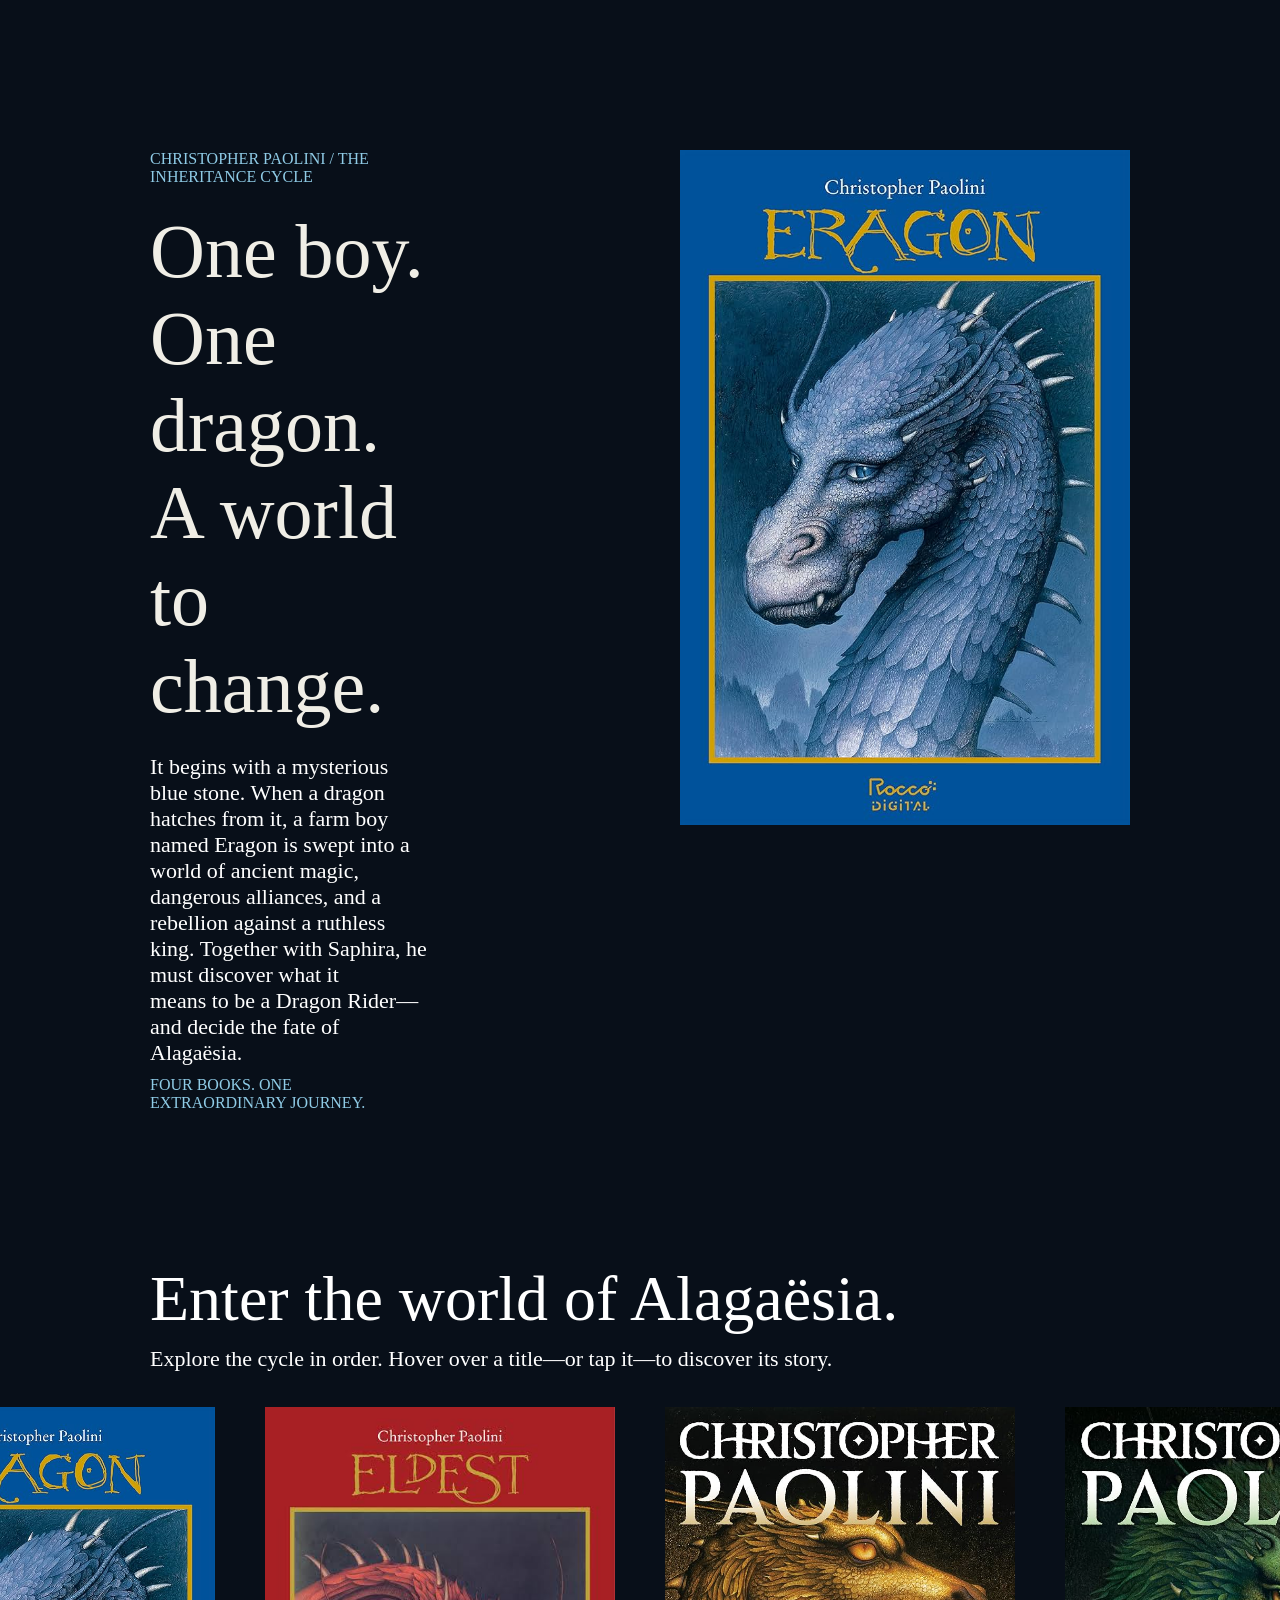
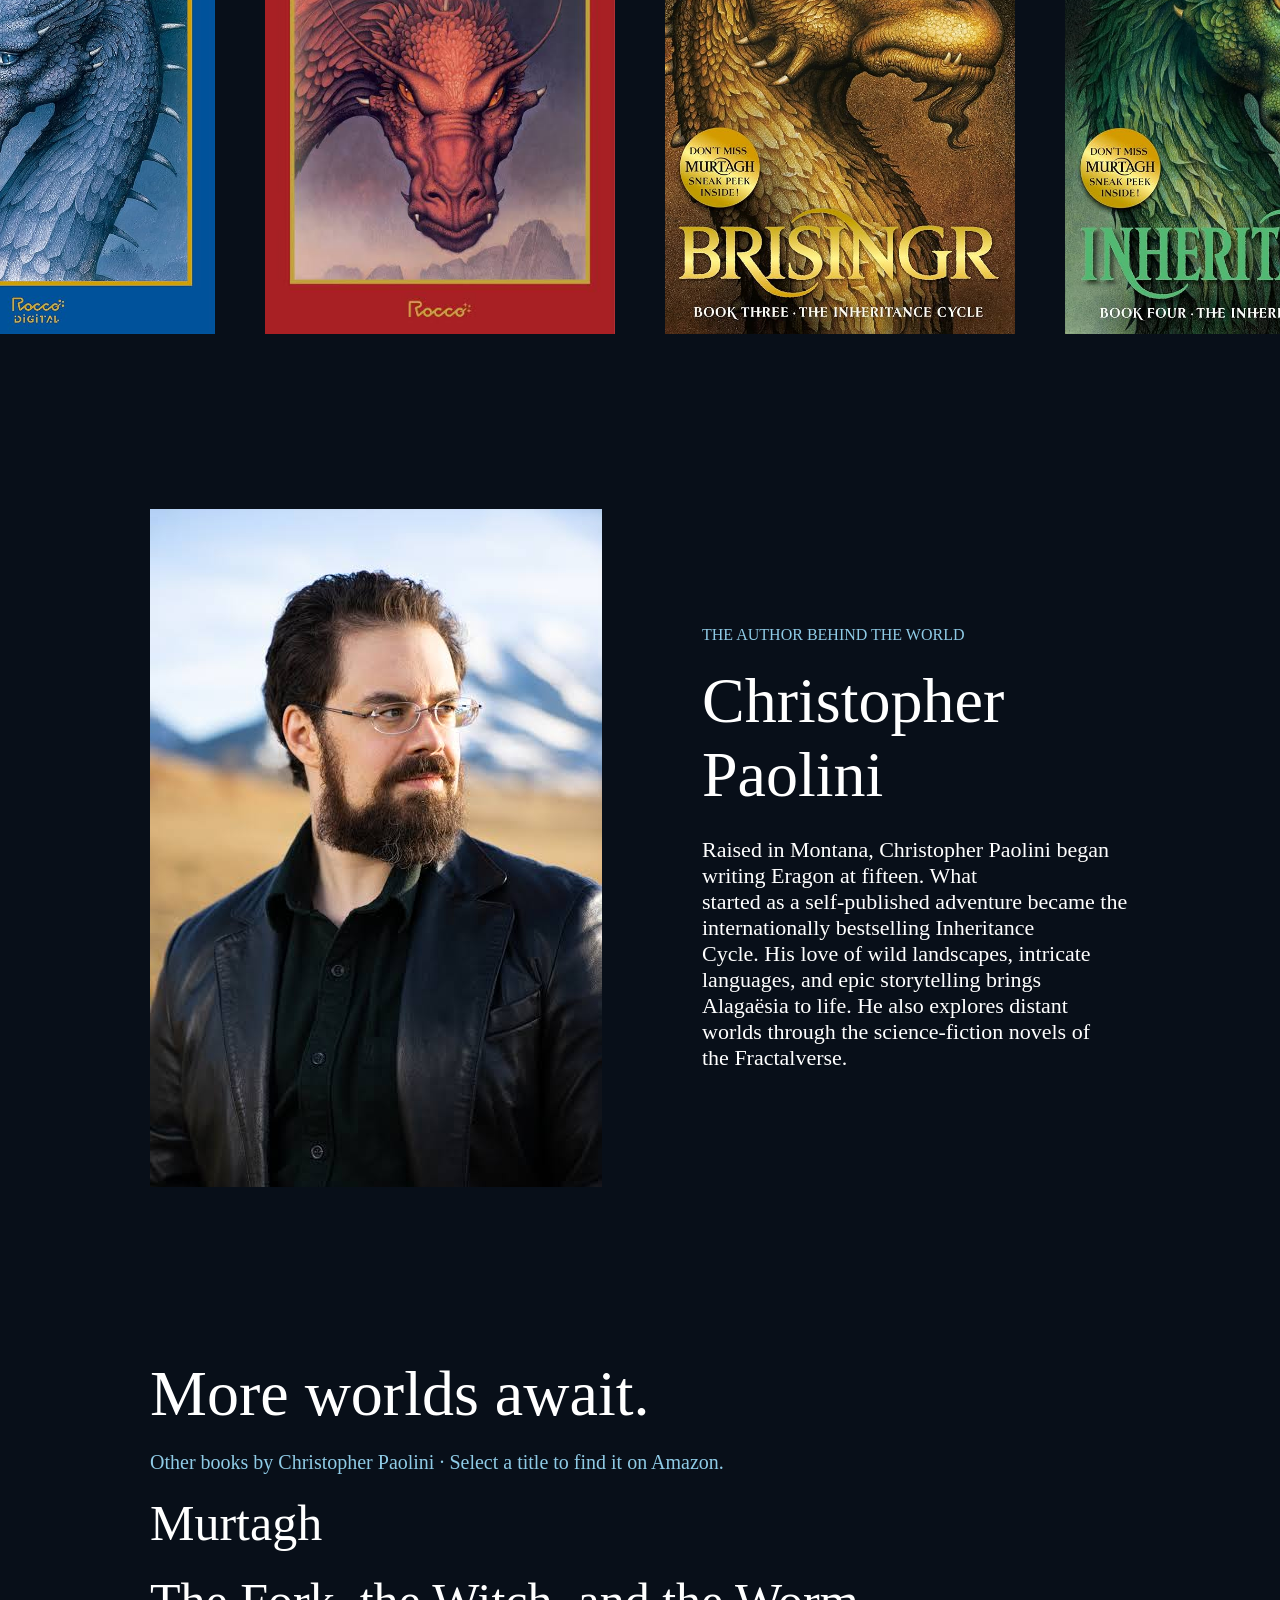
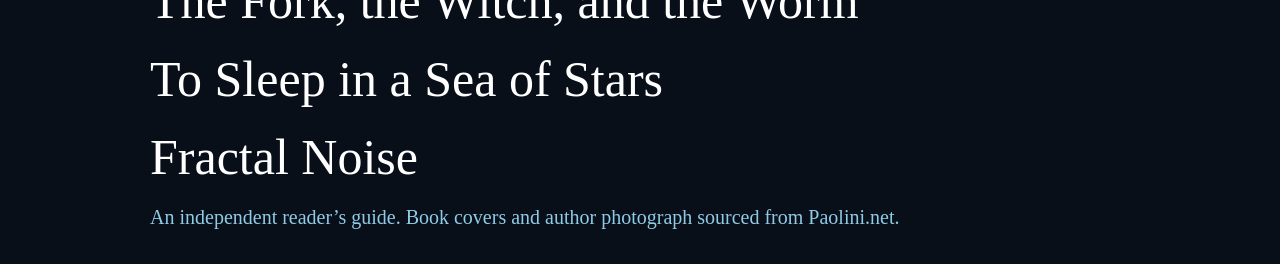
<file: landingPageEragon/index.html>
<!DOCTYPE html>
<html lang="pt-br">
<head>
    <meta charset="UTF-8">
    <meta name="viewport" content="width=device-width, initial-scale=1.0">
    <title>Eragon Books</title>
    <link rel="stylesheet" href="style.css">
    <link rel="preconnect" href="https://fonts.googleapis.com">
    <link rel="preconnect" href="https://fonts.gstatic.com" crossorigin>
    <link href="https://fonts.googleapis.com/css2?family=EB+Garamond:ital,wght@0,400..800;1,400..800&display=swap" rel="stylesheet">

</head>
<body>
    <section id="introduction">
        <div class="right">
            <div>CHRISTOPHER PAOLINI  /  THE INHERITANCE CYCLE</div>
            <h1>One boy. One <br> dragon. A world <br> to change.</h1>
            <p>It begins with a mysterious blue stone. When a dragon hatches from it, a farm boy <br> named Eragon is swept into a world of ancient magic, dangerous alliances, and a <br> rebellion against a ruthless king. Together with Saphira, he must discover what it <br> means to be a Dragon Rider—and decide the fate of Alagaësia.</p>
            <div>FOUR BOOKS. ONE EXTRAORDINARY JOURNEY.</div>
        </div>
        <div class="left">
            <img src="images/eragonBook.jpg" alt="Livro eragon">
        </div>
    </section>

    <section id="books">
        <h2>Enter the world of Alagaësia.</h2>
        <p>Explore the cycle in order. Hover over a title—or tap it—to discover its story.</p>
        <div>
            <img src="images/eragonBook.jpg" alt="Livro Eragon">
            <img src="images/eldestBook.jpeg" alt="Livro Eldest">
            <img src="images/brisingrBook.jpg" alt="Livro Brisingr">
            <img src="images/InheritanceBook.jpg" alt="Livro Inhenritance">
        </div>
    </section>

    <section id="autor">
        <img src="images/autor.jpeg" alt="Autor dos livros">
        <div>
            <div class="detalhe">THE AUTHOR BEHIND THE WORLD</div>
            <h2>Christopher Paolini</h2>
            <p>Raised in Montana, Christopher Paolini began writing Eragon at fifteen. What <br> started as a self-published adventure became the internationally bestselling Inheritance <br> Cycle. His love of wild landscapes, intricate languages, and epic storytelling brings <br> Alagaësia to life. He also explores distant worlds through the science-fiction novels of <br> the Fractalverse.</p>
        </div>
    </section>

    <section id="otherbooks">
        <h2>More worlds await.</h2>
        <div>Other books by Christopher Paolini · Select a title to find it on Amazon.</div>
        <h3>Murtagh</h3>
        <h3>The Fork, the Witch, and the Worm</h3>
        <h3>To Sleep in a Sea of Stars</h3>
        <h3>Fractal Noise</h3>
        <div>An independent reader’s guide. Book covers and author photograph sourced from Paolini.net.</div>
    </section>
</body>
</html>
</file>
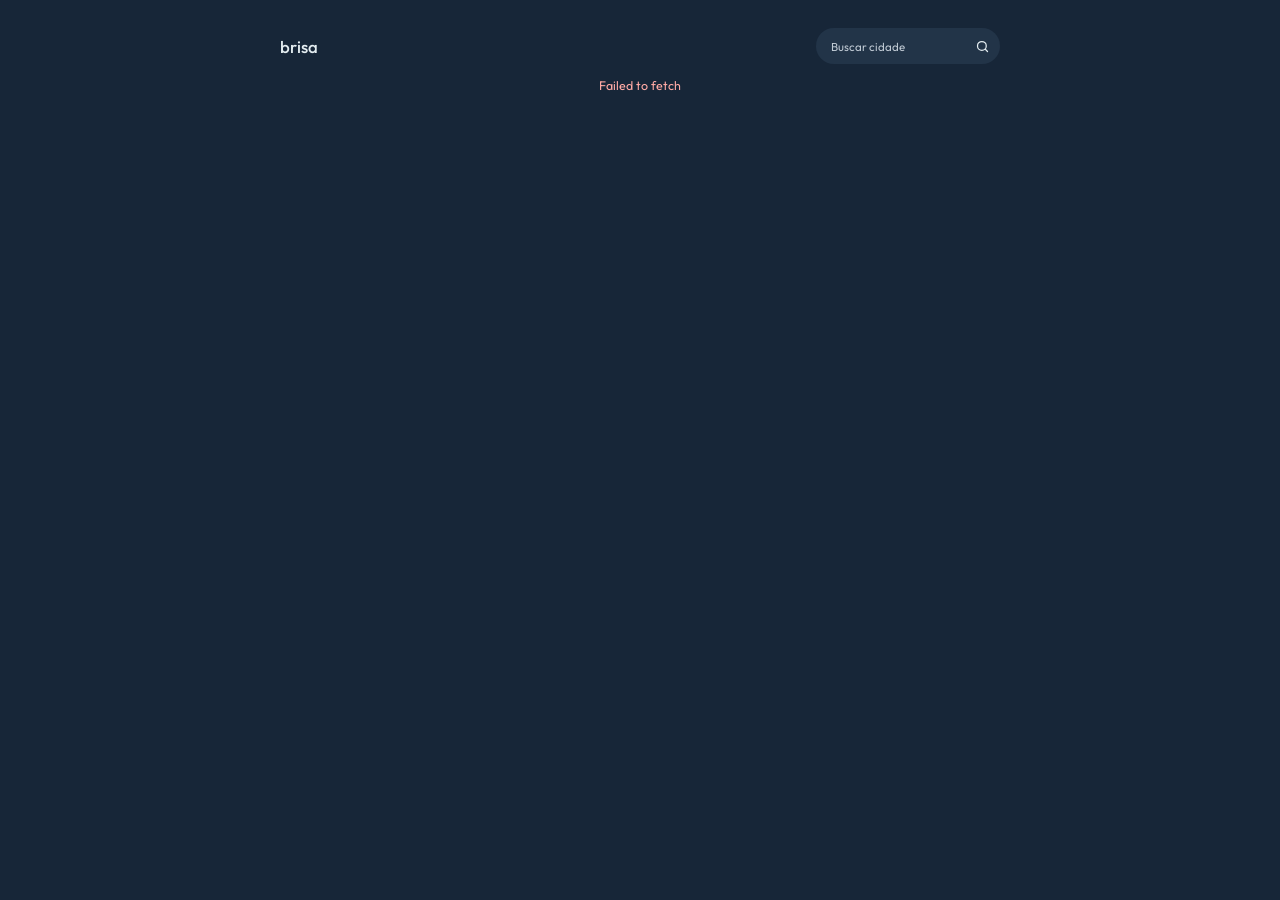
<file: Weather/index.html>
<!DOCTYPE html>
<html lang="pt-BR">
  <head>
    <meta charset="UTF-8" />
    <meta name="viewport" content="width=device-width, initial-scale=1.0" />
    <title>Previsão do Tempo</title>
    <meta
      name="description"
      content="Consulte a previsão do tempo da sua cidade com dados atualizados."
    />
    <link rel="preconnect" href="https://fonts.googleapis.com" />
    <link rel="preconnect" href="https://fonts.gstatic.com" crossorigin />
    <link
      href="https://fonts.googleapis.com/css2?family=Outfit:wght@300;400;500;600;700&display=swap"
      rel="stylesheet"
    />
    <link rel="stylesheet" href="css/style.css" />
  </head>
  <body>
    <div class="page">
      <header class="topbar">
        <a class="brand" href="#" aria-label="Brisa, início">brisa</a>
        <form class="search" id="search-form" autocomplete="off">
          <label class="sr-only" for="city-input">Buscar cidade</label>
          <div class="search-field">
            <input
              id="city-input"
              name="city"
              type="text"
              placeholder="Buscar cidade"
              required
            />
            <ul class="suggestions" id="suggestions" hidden></ul>
          </div>
          <button type="submit" id="search-button" aria-label="Buscar cidade">
            <svg viewBox="0 0 24 24" aria-hidden="true">
              <circle cx="11" cy="11" r="7" />
              <path d="M20 20l-3.5-3.5" />
            </svg>
            <span class="sr-only">Buscar</span>
          </button>
        </form>
      </header>

      <main>
        <p class="status" id="status" role="status" aria-live="polite"></p>

        <section class="current" id="current" aria-labelledby="city-name" hidden>
          <div class="current-place">
            <p class="weather-date" id="weather-date"></p>
            <h1 id="city-name"></h1>
            <p class="country" id="country-name"></p>
          </div>
          <div class="current-icon" id="current-icon" aria-hidden="true"></div>
          <p class="temp" id="temperature"></p>
          <div class="weather-copy">
            <p class="condition" id="condition"></p>
            <p class="high-low" id="high-low"></p>
          </div>
          <div class="current-meta">
            <div class="metric">
              <span class="meta-label">
                <svg viewBox="0 0 24 24" aria-hidden="true">
                  <path d="M14 14.8V5a2 2 0 0 0-4 0v9.8a4 4 0 1 0 4 0Z" />
                  <path d="M12 11v7" />
                </svg>
                Sensação térmica
              </span>
              <strong id="feels-like"></strong>
            </div>
            <div class="metric">
              <span class="meta-label">
                <svg viewBox="0 0 24 24" aria-hidden="true">
                  <path d="M12 3s6 7 6 11a6 6 0 0 1-12 0c0-4 6-11 6-11z" />
                </svg>
                Umidade
              </span>
              <strong id="humidity"></strong>
            </div>
            <div class="metric">
              <span class="meta-label">
                <svg viewBox="0 0 24 24" aria-hidden="true">
                  <path d="M3 8h13a3 3 0 1 0-3-3" />
                  <path d="M3 12h16a3 3 0 1 1-3 3" />
                  <path d="M3 16h8" />
                </svg>
                Vento
              </span>
              <strong id="wind"></strong>
            </div>
            <div class="metric">
              <span class="meta-label">
                <svg viewBox="0 0 24 24" aria-hidden="true">
                  <path d="M4 16a8 8 0 1 1 16 0" />
                  <path d="m12 12 4-3" />
                </svg>
                Pressão
              </span>
              <strong id="pressure"></strong>
            </div>
          </div>
        </section>

        <section class="forecast" id="forecast" aria-labelledby="forecast-title" hidden>
          <h2 id="forecast-title">Olhando adiante</h2>
          <div class="forecast-grid" id="forecast-grid"></div>
        </section>
      </main>
    </div>

    <script src="js/app.js"></script>
  </body>
</html>
</file>
<file: landingPageEragon/style.css>
:root{
  --bluedragon: #8FCBE6;
}

*{
  box-sizing: border-box;
  margin: 0;
  padding: 0;
  outline: 0;
}

body{
  background-color: #080F19;
  color: #FFFFFF;
}

#introduction{
  display: flex;
  padding: 150px;
}

.right div{
  font-size: 16px;
  color: var(--bluedragon);
}

.right h1{
  font-size: 76px;
  font-weight: 100;
  margin: 22px 0px 24px;
  color: #F0EEE6;
}

.right p{
  font-size: 22px;
  margin-bottom: 10px;
}

.left img{
  width: 450px;
  height: auto;
  margin-left: 250px;
}

#books h2{
  font-size: 64px;
  font-weight: 200;
  margin: 0px 0px 10px 150px;
}

#books p{
  font-size: 22px;
  margin: 0px 0px 10px 150px;
}

#books div{
  display: flex;
  justify-content: center;
}

#books img{
  width: 350px;
  height: auto;
  margin: 25px;
}

#autor{
  display: flex;
  align-items: center;
  padding: 150px;
}

#autor img{
  margin-right: 100px;
}

#autor h2{
  font-size: 64px;
  font-weight: 200;
  margin-top: 20px;
  margin-bottom: 25px;
}

#autor p{
  font-size: 22px;
}

.detalhe{
  font-size: 16px;
  color: var(--bluedragon);
}

#otherbooks{
  display: flex;
  flex-direction: column;
  margin: 0px 0px 10px 150px;
  gap: 20px;
  padding-bottom: 25px;
}

#otherbooks h2{
  font-size: 64px;
  font-weight: 200;
  margin-top: 20px;
}

#otherbooks h3{
  font-size: 50px;
  font-weight: 100;
}

#otherbooks div{
  font-size: 20px;
  color: var(--bluedragon);
}
</file>
<file: Weather/css/style.css>
:root {
  --page: #172638;
  --panel: #223448;
  --panel-hover: #293d52;
  --text: #e4edf1;
  --muted: #9baabd;
  --sun: #f0cc76;
  --danger: #ffaaa5;
  --shadow: 0 14px 32px rgba(5, 13, 23, 0.2);
}

* {
  box-sizing: border-box;
  margin: 0;
  padding: 0;
}

html,
body {
  min-height: 100%;
}

body {
  background: var(--page);
  color: var(--text);
  font-family: "Outfit", sans-serif;
  transition: background-color 500ms ease;
}

[hidden] {
  display: none !important;
}

.sr-only {
  position: absolute;
  width: 1px;
  height: 1px;
  padding: 0;
  margin: -1px;
  overflow: hidden;
  clip: rect(0, 0, 0, 0);
  white-space: nowrap;
  border: 0;
}

.page {
  width: min(720px, calc(100% - 48px));
  margin: 0 auto;
  padding: 28px 0 36px;
}

.topbar {
  display: flex;
  align-items: center;
  justify-content: space-between;
  min-height: 36px;
  margin-bottom: 38px;
  animation: fade-in-up 600ms ease both;
}

.brand {
  color: var(--text);
  font-size: 1.05rem;
  font-weight: 500;
  text-decoration: none;
}

.search {
  position: relative;
  display: flex;
  width: 184px;
  height: 36px;
  align-items: center;
}

.search-field {
  position: relative;
  width: 100%;
}

.search input {
  width: 100%;
  height: 36px;
  border: 1px solid transparent;
  border-radius: 999px;
  padding: 0 40px 0 14px;
  outline: none;
  background: var(--panel);
  color: var(--text);
  font: inherit;
  font-size: 0.72rem;
  transition: border-color 180ms ease, background-color 180ms ease;
}

.search input::placeholder {
  color: #c0cad4;
}

.search input:focus {
  border-color: rgba(228, 237, 241, 0.45);
  background: var(--panel-hover);
}

.search > button {
  position: absolute;
  top: 0;
  right: 0;
  display: grid;
  width: 36px;
  height: 36px;
  place-items: center;
  border: 0;
  border-radius: 50%;
  background: transparent;
  color: var(--text);
  cursor: pointer;
  transition: transform 180ms ease, color 180ms ease;
}

.search > button:hover {
  color: var(--sun);
  transform: scale(1.08);
}

.search > button:active {
  transform: scale(0.96);
}

.search > button svg {
  width: 15px;
  height: 15px;
  fill: none;
  stroke: currentColor;
  stroke-width: 2;
  stroke-linecap: round;
}

.suggestions {
  position: absolute;
  z-index: 5;
  top: calc(100% + 8px);
  right: 0;
  left: 0;
  overflow: hidden;
  list-style: none;
  border: 1px solid rgba(228, 237, 241, 0.08);
  border-radius: 12px;
  background: var(--panel);
  box-shadow: var(--shadow);
}

.suggestions button {
  width: 100%;
  min-height: 40px;
  border: 0;
  padding: 9px 12px;
  background: transparent;
  color: var(--text);
  text-align: left;
  font: inherit;
  font-size: 0.75rem;
  cursor: pointer;
  transition: background-color 160ms ease;
}

.suggestions button:hover,
.suggestions button.active {
  background: var(--panel-hover);
}

.status {
  display: flex;
  min-height: 0;
  justify-content: center;
  align-items: center;
  gap: 9px;
  margin: -24px 0 24px;
  color: var(--muted);
  text-align: center;
  font-size: 0.78rem;
  animation: fade-in-up 350ms ease both;
}

.status:empty {
  display: none;
}

.status.error {
  color: var(--danger);
}

.status.is-loading::before {
  width: 13px;
  height: 13px;
  border: 1.5px solid rgba(228, 237, 241, 0.28);
  border-top-color: var(--text);
  border-radius: 50%;
  content: "";
  animation: spin 800ms linear infinite;
}

.current {
  text-align: center;
  animation: fade-in-up 650ms ease both;
}

.current-place .weather-date {
  margin-bottom: 7px;
  color: #9daaba;
  font-size: 0.65rem;
  font-weight: 400;
  text-transform: uppercase;
}

.current-place h1 {
  font-size: 1.35rem;
  font-weight: 400;
}

.country {
  margin-top: 2px;
  color: var(--muted);
  font-size: 0.72rem;
}

.current-icon {
  display: grid;
  height: 66px;
  place-items: center;
  margin-top: 5px;
}

.current-icon svg {
  width: 82px;
  height: 82px;
  overflow: visible;
  fill: none;
  stroke: var(--text);
  stroke-width: 1.6;
  stroke-linecap: round;
  stroke-linejoin: round;
  animation: icon-float 5s ease-in-out infinite;
}

.current-icon svg circle {
  fill: var(--sun);
  stroke: var(--sun);
  transform-box: fill-box;
  transform-origin: center;
  animation: sun-pulse 3.8s ease-in-out infinite;
}

.temp {
  margin-top: 9px;
  font-size: 7rem;
  font-weight: 300;
  line-height: 0.95;
}

.weather-copy {
  margin-top: 8px;
}

.condition {
  font-size: 0.78rem;
  font-weight: 400;
}

.high-low {
  margin-top: 8px;
  color: var(--muted);
  font-size: 0.65rem;
}

.current-meta {
  display: grid;
  grid-template-columns: repeat(4, minmax(0, 1fr));
  gap: 8px;
  margin-top: 38px;
  text-align: left;
}

.metric {
  min-width: 0;
  min-height: 96px;
  padding: 13px 12px 11px;
  border-radius: 14px;
  background: var(--panel);
  transition: transform 220ms ease, background-color 220ms ease, box-shadow 220ms ease;
}

.metric:hover,
.day-card:hover {
  transform: translateY(-3px);
  background: var(--panel-hover);
  box-shadow: var(--shadow);
}

.meta-label {
  display: flex;
  flex-direction: column;
  align-items: flex-start;
  gap: 8px;
  color: var(--muted);
  font-size: 0.62rem;
}

.meta-label svg {
  width: 14px;
  height: 14px;
  fill: none;
  stroke: var(--text);
  stroke-width: 1.6;
  stroke-linecap: round;
  stroke-linejoin: round;
}

.metric strong {
  display: block;
  margin-top: 7px;
  overflow-wrap: anywhere;
  color: var(--text);
  font-size: 1.08rem;
  font-weight: 400;
}

.forecast {
  margin-top: 28px;
  animation: fade-in-up 650ms 100ms ease both;
}

.forecast h2 {
  margin-bottom: 12px;
  font-size: 0.85rem;
  font-weight: 400;
}

.forecast-grid {
  display: grid;
  grid-template-columns: repeat(5, minmax(0, 1fr));
  gap: 8px;
}

.day-card {
  display: flex;
  min-width: 0;
  min-height: 118px;
  flex-direction: column;
  align-items: center;
  justify-content: space-between;
  gap: 8px;
  padding: 13px 9px 12px;
  border-radius: 14px;
  background: var(--panel);
  text-align: center;
  opacity: 0;
  animation: fade-in-up 520ms ease forwards;
  transition: transform 220ms ease, background-color 220ms ease, box-shadow 220ms ease;
}

.day-card:nth-child(1) { animation-delay: 80ms; }
.day-card:nth-child(2) { animation-delay: 150ms; }
.day-card:nth-child(3) { animation-delay: 220ms; }
.day-card:nth-child(4) { animation-delay: 290ms; }
.day-card:nth-child(5) { animation-delay: 360ms; }

.day-card h4 {
  color: var(--text);
  font-size: 0.65rem;
  font-weight: 400;
}

.day-card .icon {
  display: grid;
  height: 26px;
  place-items: center;
}

.day-card svg {
  width: 24px;
  height: 24px;
  fill: none;
  stroke: var(--text);
  stroke-width: 1.7;
  stroke-linecap: round;
  stroke-linejoin: round;
  animation: icon-float 5s ease-in-out infinite;
}

.day-card .icon svg circle {
  fill: var(--sun);
  stroke: var(--sun);
  transform-box: fill-box;
  transform-origin: center;
  animation: sun-pulse 3.8s ease-in-out infinite;
}

.day-card .label {
  min-height: 1.5em;
  color: var(--muted);
  font-size: 0.58rem;
  line-height: 1.35;
  overflow-wrap: anywhere;
}

.temps {
  white-space: nowrap;
  color: var(--text);
  font-size: 0.68rem;
  font-weight: 400;
}

.temps .min {
  margin-left: 4px;
  color: var(--muted);
}

:focus-visible {
  outline: 2px solid var(--sun);
  outline-offset: 3px;
}

@keyframes fade-in-up {
  from {
    opacity: 0;
    transform: translateY(12px);
  }
  to {
    opacity: 1;
    transform: translateY(0);
  }
}

@keyframes icon-float {
  0%, 100% { transform: translateY(0); }
  50% { transform: translateY(-4px); }
}

@keyframes sun-pulse {
  0%, 100% { transform: scale(1); }
  50% { transform: scale(1.07); }
}

@keyframes spin {
  to { transform: rotate(360deg); }
}

@media (max-width: 600px) {
  .page {
    width: min(100% - 36px, 460px);
    padding-top: 22px;
  }

  .topbar {
    margin-bottom: 34px;
  }

  .current-meta {
    grid-template-columns: repeat(2, minmax(0, 1fr));
    margin-top: 30px;
  }

  .metric {
    min-height: 92px;
    padding: 12px;
  }

  .forecast-grid {
    grid-template-columns: repeat(2, minmax(0, 1fr));
  }

  .day-card {
    min-height: 116px;
  }
}

@media (max-width: 380px) {
  .page {
    width: calc(100% - 28px);
  }

  .search {
    width: 160px;
  }

  .temp {
    font-size: 5.5rem;
  }
}

@media (prefers-reduced-motion: reduce) {
  *,
  *::before,
  *::after {
    scroll-behavior: auto !important;
    animation-duration: 0.01ms !important;
    animation-iteration-count: 1 !important;
    transition-duration: 0.01ms !important;
  }
}
</file>
